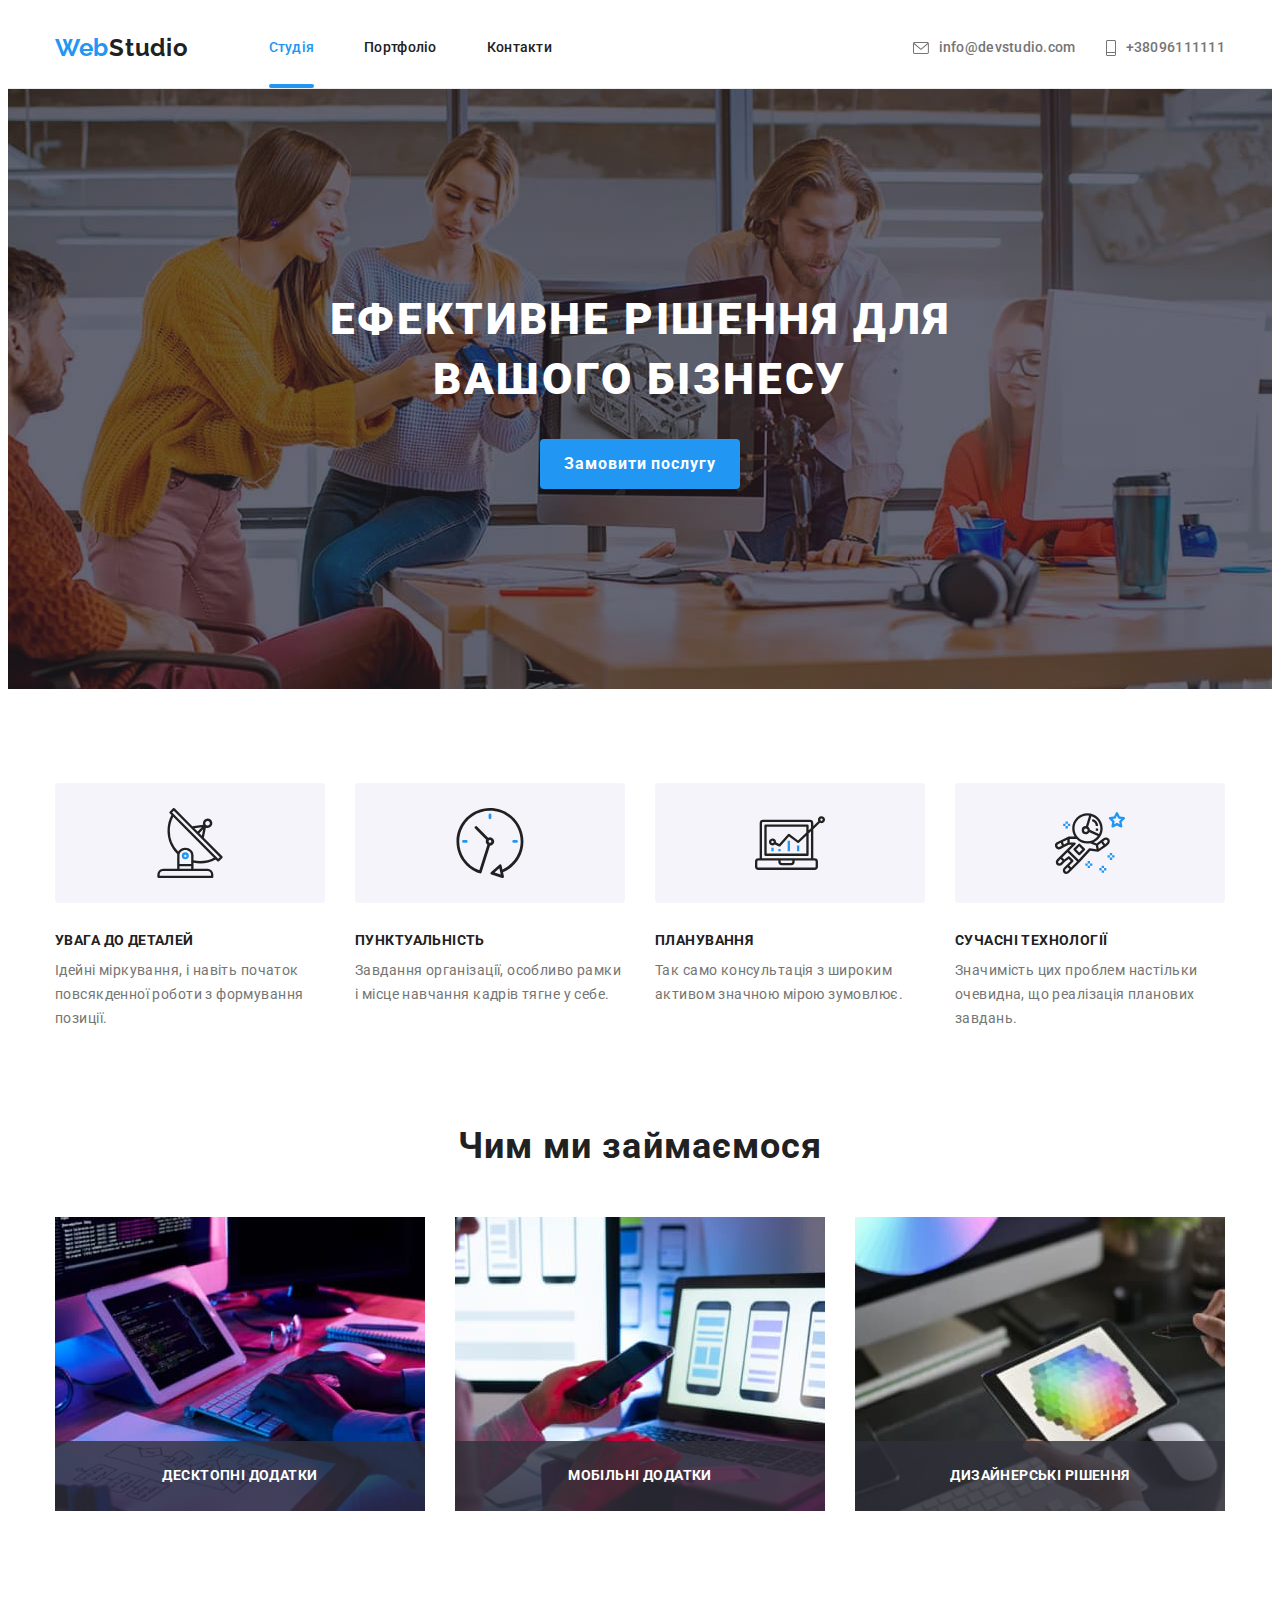
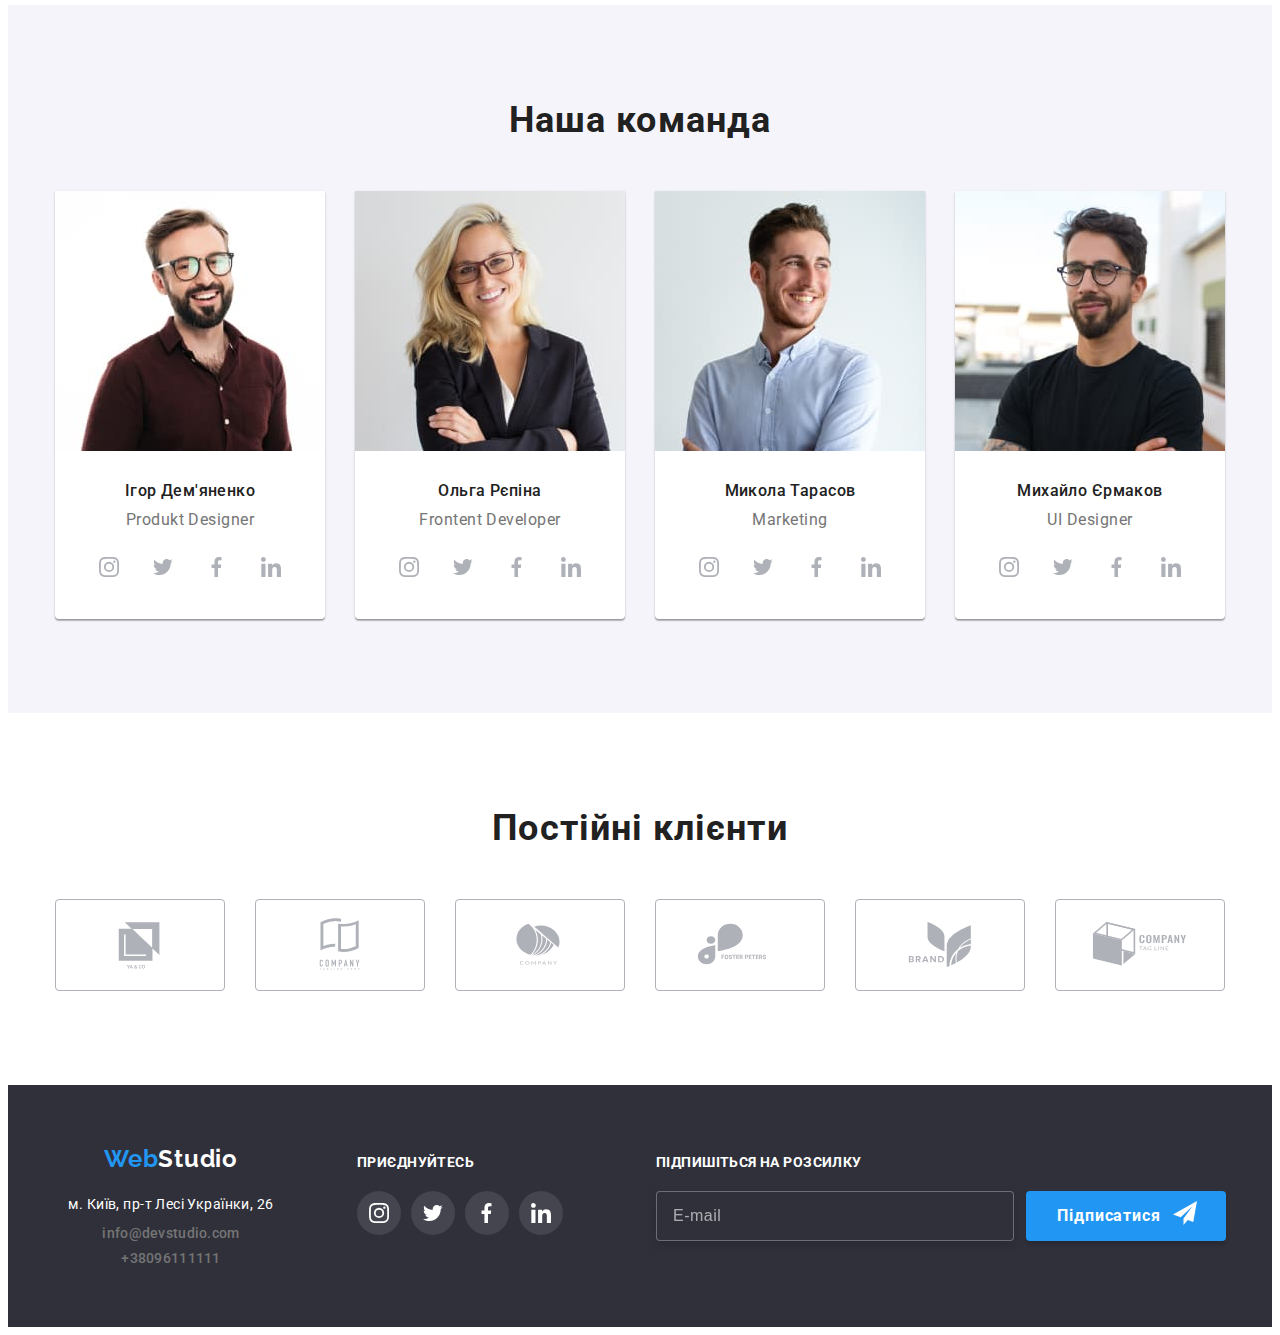
<file: index.html>
<!DOCTYPE html>
<html lang="uk">
  <head>
    <meta charset="UTF-8" />
    <meta http-equiv="X-UA-Compatible" content="IE=edge" />
    <meta name="viewport" content="width=device-width, initial-scale=1.0" />
    <link rel="preconnect" href="https://fonts.googleapis.com" />
    <link rel="preconnect" href="https://fonts.gstatic.com" crossorigin />
    <link
      href="https://fonts.googleapis.com/css2?family=Raleway:wght@700&family=Roboto:wght@400;500;700;900&display=swap"
      rel="stylesheet"
    />
    <title>goit-markup-hw</title>
    <link
      rel="stylesheet"
      href="https://cdnjs.cloudflare.com/ajax/libs/modern-normalize/1.1.0/modern-normalize.min.css"
      integrity="sha512-wpPYUAdjBVSE4KJnH1VR1HeZfpl1ub8YT/NKx4PuQ5NmX2tKuGu6U/JRp5y+Y8XG2tV+wKQpNHVUX03MfMFn9Q=="
      crossorigin="anonymous"
      referrerpolicy="no-referrer"
    />
    <link rel="stylesheet" href="./css/main.min.css" />
  </head>
  <body>
    <header class="header">
      <div class="container header-container">
        <nav class="header-nav">
          <a href="./portpholio.html" class="logo link"
            ><span style="color: #2196f3">Web</span>Studio</a
          >
          <ul class="list header-list">
            <li><a href="./index.html" class="current header-link link hov">Студія</a></li>
            <li><a href="./portpholio.html" class="header-link hov link">Портфоліо</a></li>
            <li><a href="#" class="header-link link hov">Контакти</a></li>
          </ul>
        </nav>
        <div class="header-connect">
          <ul class="list header-list tab-list">
            <li>
              <a href="mailto:info@devstudio.com" class="link tel hov"
                ><svg class="svg-mail">
                  <use href="./img/symbol-defs.svg#mail"></use>
                </svg>
                info@devstudio.com</a
              >
            </li>
            <li>
              <a href="tel:+38096111111" class="link tel hov"
                ><svg class="svg-phone">
                  <use href="./img/symbol-defs.svg#phone"></use></svg
                >+38096111111</a
              >
            </li>
          </ul>
        </div>
        <button type="button" class="menu-open" data-menu-open>
          <svg>
            <use href="./img/symbol-defs.svg#menu" width="40"></use>
          </svg>
        </button>
      </div>
      <div class="mob-menu is-hidden" data-menu>
        <button type="button" class="menu-close" data-menu-close>
          <svg>
            <use href="./img/symbol-defs.svg#close" width="19"></use>
          </svg>
        </button>
        <ul class="mob-nav__list list">
          <li><a href="./index.html" class="mob-nav__link link mob-current">Студія</a></li>
          <li><a href="./portpholio.html" class="mob-nav__link link">Портфоліо</a></li>
          <li><a href="#" class="mob-nav__link link">Контакти</a></li>
        </ul>
        <div>
          <ul class="list">
            <li><a href="tel:+38096111111" class="mob-tel link">+38096111111</a></li>
            <li>
              <a href="mailto:info@devstudio.com" class="mob-mail link">info@devstudio.com</a>
            </li>
          </ul>
          <ul class="mob-soc__list list">
            <li><a href="" class="mob-soc link">Instagram</a><span class="line">|</span></li>
            <li><a href="" class="mob-soc link">Twitter</a><span class="line">|</span></li>
            <li><a href="" class="mob-soc link">Facebook</a><span class="line">|</span></li>
            <li><a href="" class="mob-soc link">Linkedin</a><span class="noline">|</span></li>
          </ul>
        </div>
      </div>
    </header>
    <main>
      <section class="hero overlay">
        <div class="container">
          <h1 class="main-title">Ефективне рішення для вашого бізнесу</h1>
          <button type="button" class="btn" data-modal-open>Замовити послугу</button>
        </div>
      </section>
      <section class="advantage">
        <div class="container">
          <h2 class="visually-hidden">Наші переваги</h2>
          <ul class="list advantage__list">
            <li class="item">
              <div class="advantage__box">
                <svg class="advantage__svg">
                  <use href="./img/symbol-defs.svg#sputnik"></use>
                </svg>
              </div>
              <h3 class="advantage__title">Увага до деталей</h3>
              <p class="advantage__text">
                Ідейні міркування, і навіть початок повсякденної роботи з формування позиції.
              </p>
            </li>
            <li class="item">
              <div class="advantage__box">
                <svg class="advantage__svg">
                  <use href="./img/symbol-defs.svg#watch"></use>
                </svg>
              </div>
              <h3 class="advantage__title">Пунктуальність</h3>
              <p class="advantage__text">
                Завдання організації, особливо рамки і місце навчання кадрів тягне у себе.
              </p>
            </li>
            <li class="item">
              <div class="advantage__box">
                <svg class="advantage__svg">
                  <use href="./img/symbol-defs.svg#laptop"></use>
                </svg>
              </div>
              <h3 class="advantage__title">Планування</h3>
              <p class="advantage__text">
                Так само консультація з широким активом значною мірою зумовлює.
              </p>
            </li>
            <li class="item">
              <div class="advantage__box">
                <svg class="advantage__svg">
                  <use href="./img/symbol-defs.svg#cosmos"></use>
                </svg>
              </div>
              <h3 class="advantage__title">Сучасні технології</h3>
              <p class="advantage__text">
                Значимість цих проблем настільки очевидна, що реалізація планових завдань.
              </p>
            </li>
          </ul>
        </div>
      </section>
      <section class="jobs">
        <div class="container">
          <h2 class="title-main">Чим ми займаємося</h2>
          <ul class="list jobs__list">
            <li class="link-caption">
              <img src="./img/1.jpg" width="370" alt="image1" />
              <p class="caption">десктопні додатки</p>
            </li>
            <li class="link-caption">
              <img src="./img/2.jpg" width="370" alt="image2" />
              <p class="caption">мобільні додатки</p>
            </li>
            <li class="link-caption">
              <img src="./img/3.jpg" width="370" alt="image3" />
              <p class="caption">дизайнерські рішення</p>
            </li>
          </ul>
        </div>
      </section>
      <section class="team">
        <div class="container">
          <h2 class="title-main">Наша команда</h2>
          <ul class="list team__list">
            <li class="team__item">
              <picture>
                <source
                  srcset="./img/igor-desk.jpg 1x, ./img/igor-desk-x2.jpg @2x"
                  media="(min-width: 1200px)"
                />
                <source
                  srcset="./img/igor-tab.jpg 1x, ./img/igor-tab-x2.jpg @2x"
                  media="(min-width: 768px)"
                />
                <source
                  srcset="./img/igor-mob.jpg 1x, ./img/igor-mob-2x.jpg @2x"
                  media="(max-width: 320px)"
                />
                <img src="./img/игорь.jpg" width="450" alt="igor" />
              </picture>

              <div class="person">
                <h3 class="person__title">Ігор Дем'яненко</h3>
                <p class="person__text">Produkt Designer</p>
                <ul class="list social-network__list">
                  <li>
                    <a href="" class="social-network__link">
                      <svg class="social-network__svg">
                        <use href="./img/symbol-defs.svg#instagram-2"></use>
                      </svg>
                    </a>
                  </li>
                  <li>
                    <a href="" class="social-network__link">
                      <svg class="social-network__svg">
                        <use href="./img/symbol-defs.svg#twitter"></use>
                      </svg>
                    </a>
                  </li>
                  <li>
                    <a href="" class="social-network__link">
                      <svg class="social-network__svg">
                        <use href="./img/symbol-defs.svg#facebook"></use>
                      </svg>
                    </a>
                  </li>
                  <li>
                    <a href="" class="social-network__link">
                      <svg class="social-network__svg">
                        <use href="./img/symbol-defs.svg#linkedin"></use>
                      </svg>
                    </a>
                  </li>
                </ul>
              </div>
            </li>
            <li class="team__item">
              <picture>
                <source
                  srcset="./img/olga-desk.jpg 1x, ./img/olga-desk-x2.jpg @2x"
                  media="(min-width: 1200px)"
                />
                <source
                  srcset="./img/olga-tab.jpg 1x, ./img/olga-tab-x2.jpg @2x"
                  media="(min-width: 768px)"
                />
                <source
                  srcset="./img/olga-mob.jpg 1x, ./img/olga-mob-2x.jpg @2x"
                  media="(max-width: 320px)"
                />
                <img src="./img/ольга.jpg" width="450" alt="olga" />
              </picture>

              <div class="person">
                <h3 class="person__title">Ольга Рєпіна</h3>
                <p class="person__text">Frontent Developer</p>

                <ul class="list social-network__list">
                  <li>
                    <a href="" class="social-network__link">
                      <svg class="social-network__svg">
                        <use href="./img/symbol-defs.svg#instagram-2"></use>
                      </svg>
                    </a>
                  </li>
                  <li>
                    <a href="" class="social-network__link">
                      <svg class="social-network__svg">
                        <use href="./img/symbol-defs.svg#twitter"></use>
                      </svg>
                    </a>
                  </li>
                  <li>
                    <a href="" class="social-network__link">
                      <svg class="social-network__svg">
                        <use href="./img/symbol-defs.svg#facebook"></use>
                      </svg>
                    </a>
                  </li>
                  <li>
                    <a href="" class="social-network__link">
                      <svg class="social-network__svg">
                        <use href="./img/symbol-defs.svg#linkedin"></use>
                      </svg>
                    </a>
                  </li>
                </ul>
              </div>
            </li>
            <li class="team__item">
              <picture>
                <source
                  srcset="./img/mykola-desk.jpg 1x, ./img/mykola-desk-x2.jpg @2x"
                  media="(min-width: 1200px)"
                />
                <source
                  srcset="./img/mykola-tab.jpg 1x, ./img/mykola-tab-x2.jpg @2x"
                  media="(min-width: 768px)"
                />
                <source
                  srcset="./img/mykola-mob.jpg 1x, ./img/mykola-mob-2x.jpg @2x"
                  media="(max-width: 320px)"
                />
                <img src="./img/микола.jpg" width="450" alt="mykola" />
              </picture>

              <div class="person">
                <h3 class="person__title">Микола Тарасов</h3>
                <p class="person__text">Marketing</p>

                <ul class="list social-network__list">
                  <li>
                    <a href="" class="social-network__link">
                      <svg class="social-network__svg">
                        <use href="./img/symbol-defs.svg#instagram-2"></use>
                      </svg>
                    </a>
                  </li>
                  <li>
                    <a href="" class="social-network__link">
                      <svg class="social-network__svg">
                        <use href="./img/symbol-defs.svg#twitter"></use>
                      </svg>
                    </a>
                  </li>
                  <li>
                    <a href="" class="social-network__link">
                      <svg class="social-network__svg">
                        <use href="./img/symbol-defs.svg#facebook"></use>
                      </svg>
                    </a>
                  </li>
                  <li>
                    <a href="" class="social-network__link">
                      <svg class="social-network__svg">
                        <use href="./img/symbol-defs.svg#linkedin"></use>
                      </svg>
                    </a>
                  </li>
                </ul>
              </div>
            </li>
            <li class="team__item">
              <picture>
                <source
                  srcset="./img/mykhailo-desk.jpg 1x, ./img/mykhailo-desk-x2.jpg @2x"
                  media="(min-width: 1200px)"
                />
                <source
                  srcset="./img/mykhailo-tab.jpg 1x, ./img/mykhailo-tab-x2.jpg @2x"
                  media="(min-width: 768px)"
                />
                <source
                  srcset="./img/mykhailo-mob.jpg 1x, ./img/mykhailo-mob-2x.jpg @2x"
                  media="(max-width: 320px)"
                />
                <img src="./img/михайло.jpg" width="450" alt="mykhailo" />
              </picture>

              <div class="person">
                <h3 class="person__title">Михайло Єрмаков</h3>
                <p class="person__text">UI Designer</p>

                <ul class="list social-network__list">
                  <li>
                    <a href="" class="social-network__link">
                      <svg class="social-network__svg">
                        <use href="./img/symbol-defs.svg#instagram-2"></use>
                      </svg>
                    </a>
                  </li>
                  <li>
                    <a href="" class="social-network__link">
                      <svg class="social-network__svg">
                        <use href="./img/symbol-defs.svg#twitter"></use>
                      </svg>
                    </a>
                  </li>
                  <li>
                    <a href="" class="social-network__link">
                      <svg class="social-network__svg">
                        <use href="./img/symbol-defs.svg#facebook"></use>
                      </svg>
                    </a>
                  </li>
                  <li>
                    <a href="" class="social-network__link">
                      <svg class="social-network__svg">
                        <use href="./img/symbol-defs.svg#linkedin"></use>
                      </svg>
                    </a>
                  </li>
                </ul>
              </div>
            </li>
          </ul>
        </div>
      </section>
      <section class="logo-company">
        <div class="container">
          <h2 class="logo-company__title title-main">Постійні клієнти</h2>
          <ul class="list logo-company__list">
            <li class="logo-company__item">
              <a href="" class="logo-company__link">
                <svg class="logo-company__svg">
                  <use href="./img/symbol-defs.svg#Logo"></use></svg
              ></a>
            </li>
            <li>
              <a href="" class="logo-company__link">
                <svg class="logo-company__svg">
                  <use href="./img/symbol-defs.svg#Logo-1"></use>
                </svg>
              </a>
            </li>
            <li>
              <a href="" class="logo-company__link">
                <svg class="logo-company__svg">
                  <use href="./img/symbol-defs.svg#Logo-2"></use>
                </svg>
              </a>
            </li>
            <li>
              <a href="" class="logo-company__link">
                <svg class="logo-company__svg">
                  <use href="./img/symbol-defs.svg#Logo-3"></use>
                </svg>
              </a>
            </li>
            <li>
              <a href="" class="logo-company__link">
                <svg class="logo-company__svg">
                  <use href="./img/symbol-defs.svg#Logo-4"></use>
                </svg>
              </a>
            </li>
            <li>
              <a href="" class="logo-company__link">
                <svg class="logo-company__svg">
                  <use href="./img/symbol-defs.svg#Logo-5"></use>
                </svg>
              </a>
            </li>
          </ul>
        </div>
      </section>
    </main>
    <footer class="footer-position">
      <div class="container foot-box">
        <div class="container-foot-adress">
          <div class="foot-adress-box">
            <div class="container-footer-logo">
              <a href="./index.html" class="logo link"
                ><span style="color: #2196f3">Web</span><span style="color: #fff">Studio</span></a
              >
            </div>
            <address class="footer-address">
              <ul class="list link">
                <li class="footer-item">
                  <a
                    href="https://goo.gl/maps/vULrWjoXv9jfUNFcA"
                    target="_blank"
                    rel="noopener noreferrer nofollow"
                    class="link adress foot-contact"
                    >м. Київ, пр-т Лесі Українки, 26</a
                  >
                </li>
                <li class="footer-item">
                  <a href="mailto:info@devstudio.com" class="link tel foot-contact"
                    >info@devstudio.com
                  </a>
                </li>
                <li class="footer-item">
                  <a href="tel:+38096111111" class="link tel foot-contact">+38096111111</a>
                </li>
              </ul>
            </address>
          </div>
          <div class="social-network-box">
            <h3 class="last-title last-connect">приєднуйтесь</h3>
            <ul class="list social-foot__list">
              <li>
                <a href="" class="social-foot__link">
                  <svg class="social-foot__svg">
                    <use href="./img/symbol-defs.svg#instagram-2"></use>
                  </svg>
                </a>
              </li>
              <li>
                <a href="" class="social-foot__link">
                  <svg class="social-foot__svg">
                    <use href="./img/symbol-defs.svg#twitter"></use>
                  </svg>
                </a>
              </li>
              <li>
                <a href="" class="social-foot__link">
                  <svg class="social-foot__svg">
                    <use href="./img/symbol-defs.svg#facebook"></use>
                  </svg>
                </a>
              </li>
              <li>
                <a href="" class="social-foot__link">
                  <svg class="social-foot__svg">
                    <use href="./img/symbol-defs.svg#linkedin"></use>
                  </svg>
                </a>
              </li>
            </ul>
          </div>
        </div>
        <div class="mailing-list">
          <p class="last-title last-sign">підпишіться на розсилку</p>
          <form class="mailing-form">
            <input type="email" name="email" class="mailing-input" placeholder="E-mail" />
            <button type="submit" class="mailing-list-btn">
              Підписатися<svg class="mailing-icon">
                <use href="./img/symbol-defs.svg#telegram" width="24" , height="24"></use>
              </svg>
            </button>
          </form>
        </div>
      </div>
    </footer>
    <div class="backdrop is-hidden" data-modal>
      <div class="modal">
        <button class="close-btn" data-modal-close>
          <svg class="icon-close">
            <use href="./img/symbol-defs.svg#close"></use>
          </svg>
        </button>
        <p class="modal-title">Залиште свої дані, ми вам передзвонимо</p>
        <form class="modal-box">
          <label class="input-label"
            ><p class="modal-name">Ім'я</p>
            <div class="input-wrap">
              <input type="text" name="user-name" class="modal-input" required />
              <svg class="modal-input-icon">
                <use href="./img/symbol-defs.svg#person-black"></use>
              </svg>
            </div>
          </label>
          <label class="input-label"
            ><p class="modal-name">Телефон</p>
            <div class="input-wrap">
              <input type="tel" name="user-phone" class="modal-input" required />
              <svg class="modal-input-icon">
                <use href="./img/symbol-defs.svg#phone-black"></use>
              </svg>
            </div>
          </label>
          <label class="input-label"
            ><p class="modal-name">Пошта</p>
            <div class="input-wrap">
              <input type="email" name="user-email" class="modal-input" required />
              <svg class="modal-input-icon">
                <use href="./img/symbol-defs.svg#email-black"></use>
              </svg>
            </div>
          </label>
          <label class="input-label"
            ><p class="modal-name">Коментар</p>
            <textarea
              class="modal-textarea"
              name="Коментар"
              id=""
              placeholder="Введіть текст"
            ></textarea>
          </label>
          <label class="label">
            <input type="checkbox" class="checkbox" required />
            <span class="icon"></span>
            <p class="modal-text">Погоджуюся з розсилкою та приймаю</p>
            <a href="#" class="modal-link">Умови договору.</a>
          </label>
          <button type="submit" class="modal-btn">Відправити</button>
        </form>
      </div>
    </div>
    <script src="./js/modal.js"></script>
    <script src="./js/menu.js"></script>
  </body>
</html>
</file>
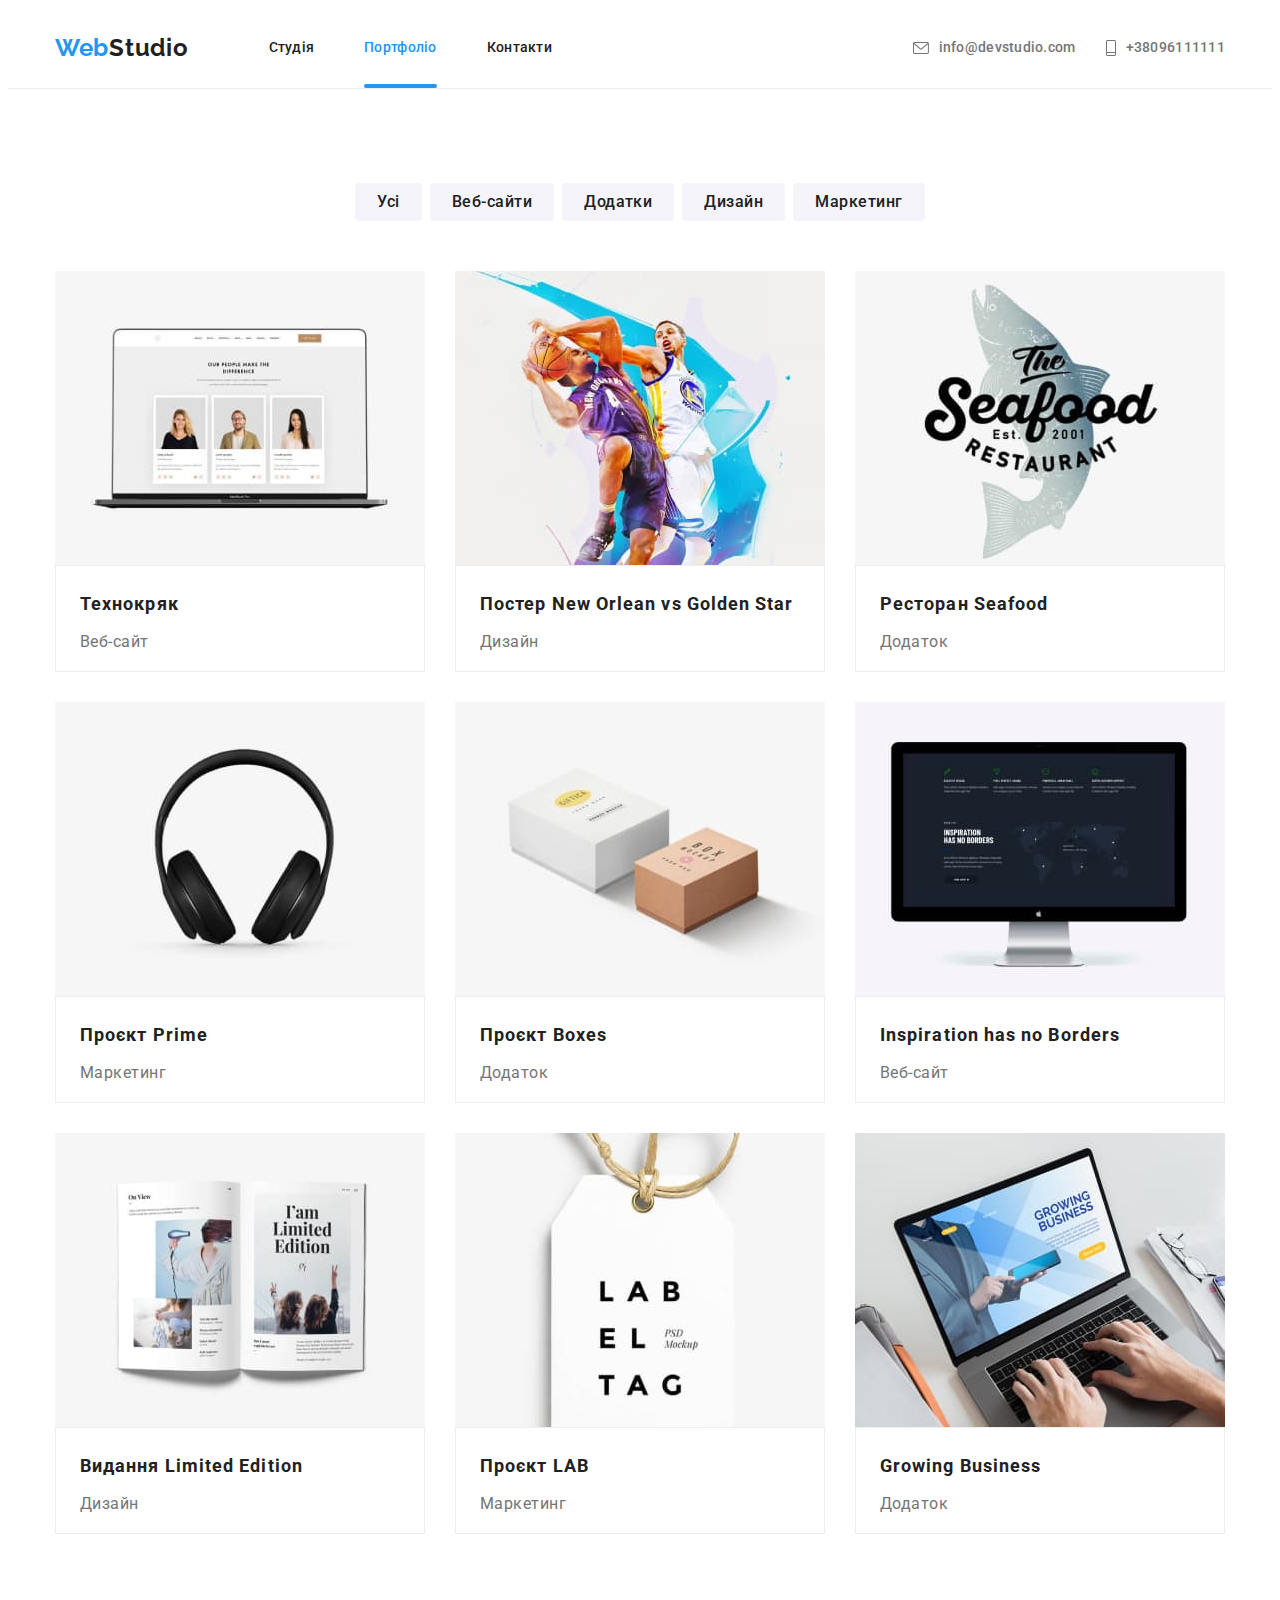
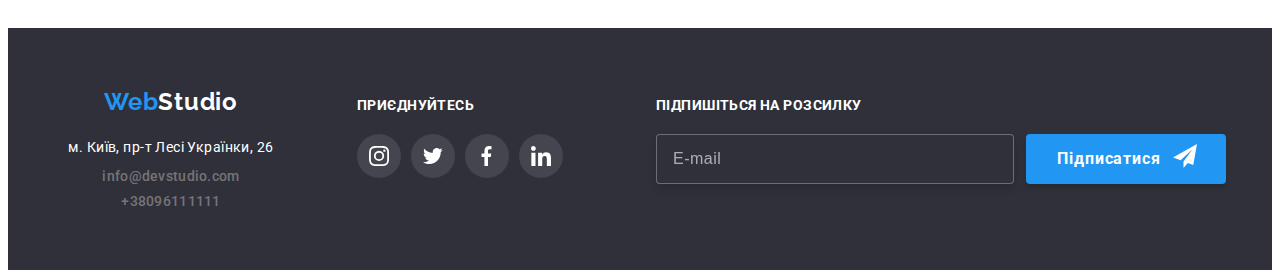
<file: portpholio.html>
<!DOCTYPE html>
<html lang="en">
  <head>
    <meta charset="UTF-8" />
    <meta http-equiv="X-UA-Compatible" content="IE=edge" />
    <meta name="viewport" content="width=device-width, initial-scale=1.0" />
    <link rel="preconnect" href="https://fonts.googleapis.com" />
    <link rel="preconnect" href="https://fonts.gstatic.com" crossorigin />
    <link
      href="https://fonts.googleapis.com/css2?family=Raleway:wght@700&family=Roboto:wght@400;500;700;900&display=swap"
      rel="stylesheet"
    />
    <title>goit-markup-hw</title>
    <link
      rel="stylesheet"
      href="https://cdnjs.cloudflare.com/ajax/libs/modern-normalize/1.1.0/modern-normalize.min.css"
      integrity="sha512-wpPYUAdjBVSE4KJnH1VR1HeZfpl1ub8YT/NKx4PuQ5NmX2tKuGu6U/JRp5y+Y8XG2tV+wKQpNHVUX03MfMFn9Q=="
      crossorigin="anonymous"
      referrerpolicy="no-referrer"
    />
    <link rel="stylesheet" href="./css/main.min.css" />
  </head>
  <body>
    <header class="header">
      <div class="container header-container">
        <nav class="header-nav">
          <a href="./portpholio.html" class="logo link"
            ><span style="color: #2196f3">Web</span>Studio</a
          >
          <ul class="list header-list">
            <li><a href="./index.html" class="header-link link hov">Студія</a></li>
            <li><a href="./portpholio.html" class="current header-link hov link">Портфоліо</a></li>
            <li><a href="#" class="header-link link hov">Контакти</a></li>
          </ul>
        </nav>
        <div class="header-connect">
          <ul class="list header-list tab-list">
            <li>
              <a href="mailto:info@devstudio.com" class="link tel hov"
                ><svg class="svg-mail">
                  <use href="./img/symbol-defs.svg#mail"></use>
                </svg>
                info@devstudio.com</a
              >
            </li>
            <li>
              <a href="tel:+38096111111" class="link tel hov"
                ><svg class="svg-phone">
                  <use href="./img/symbol-defs.svg#phone"></use></svg
                >+38096111111</a
              >
            </li>
          </ul>
        </div>
        <button type="button" class="menu-open" data-menu-open>
          <svg>
            <use href="./img/symbol-defs.svg#menu" width="40"></use>
          </svg>
        </button>
      </div>
      <div class="mob-menu is-hidden" data-menu>
        <button type="button" class="menu-close" data-menu-close>
          <svg>
            <use href="./img/symbol-defs.svg#close" width="19"></use>
          </svg>
        </button>
        <ul class="mob-nav__list list">
          <li><a href="./index.html" class="mob-nav__link link">Студія</a></li>
          <li><a href="./portpholio.html" class="mob-current mob-nav__link link">Портфоліо</a></li>
          <li><a href="#" class="mob-nav__link link">Контакти</a></li>
        </ul>
        <div>
          <ul class="list">
            <li><a href="tel:+38096111111" class="mob-tel link">+38096111111</a></li>
            <li>
              <a href="mailto:info@devstudio.com" class="mob-mail link">info@devstudio.com</a>
            </li>
          </ul>
          <ul class="mob-soc__list list">
            <li><a href="" class="mob-soc link">Instagram</a><span class="line">|</span></li>
            <li><a href="" class="mob-soc link">Twitter</a><span class="line">|</span></li>
            <li><a href="" class="mob-soc link">Facebook</a><span class="line">|</span></li>
            <li><a href="" class="mob-soc link">Linkedin</a><span class="noline">|</span></li>
          </ul>
        </div>
      </div>
    </header>
    <main>
      <section class="main-sect">
        <div class="container">
          <h1 class="visually-hidden">Наші роботи</h1>
          <ul class="list btns-portpholio">
            <li>
              <button type="button" class="nav-btn">Усі</button>
            </li>
            <li>
              <button type="button" class="nav-btn">Веб-сайти</button>
            </li>
            <li>
              <button type="button" class="nav-btn">Додатки</button>
            </li>
            <li>
              <button type="button" class="nav-btn">Дизайн</button>
            </li>
            <li>
              <button type="button" class="nav-btn">Маркетинг</button>
            </li>
          </ul>

          <ul class="list portpholio-list">
            <li class="portpholio-item">
              <a href="./portpholio.html" class="portpholio-link link">
                <div class="thumb-portpholio">
                  <picture>
                    <source
                      srcset="
                        ./img_portpholio/desk/laptop-desk.jpg    1x,
                        ./img_portpholio/desk/laptop-desk-2x.jpg 2x
                      "
                      media="(min-width: 1200px)"
                    />
                    <source
                      srcset="
                        ./img_portpholio/tab/laptop-tab.jpg    1x,
                        ./img_portpholio/tab/laptop-tab-2x.jpg 2x
                      "
                      media="(min-width: 768px)"
                    />
                    <source
                      srcset="
                        ./img_portpholio/mob/laptop-mob.jpg    1x,
                        ./img_portpholio/mob/laptop-mob-2x.jpg 2x
                      "
                      media="(min-width: 320px)"
                    />
                    <img src="./img_portpholio/ноутбук.jpg" width="370" alt="ноутбук" />
                  </picture>

                  <p class="thumb-text">
                    Ресурс пропонує комплексні пропозиції з різним рівнем функціоналу та сервісів.
                    Все це дозволить відвідувачу отримати вичерпні відомості про компанію чи
                    приватну особу.
                  </p>
                </div>
                <div class="card-bcg">
                  <h2 class="portfolio-title">Технокряк</h2>
                  <p class="teem-p">Веб-сайт</p>
                </div>
              </a>
            </li>

            <li class="portpholio-item">
              <a href="./portpholio.html" class="portpholio-link link">
                <div class="thumb-portpholio">
                  <picture>
                    <source
                      srcset="
                        ./img_portpholio/desk/bask-desk.jpg    1x,
                        ./img_portpholio/desk/bask-desk-2x.jpg 2x
                      "
                      media="(min-width: 1200px)"
                    />
                    <source
                      srcset="
                        ./img_portpholio/tab/bask-tab.jpg    1x,
                        ./img_portpholio/tab/bask-tab-2x.jpg 2x
                      "
                      media="(min-width: 768px)"
                    />
                    <source
                      srcset="
                        ./img_portpholio/mob/bask-mob.jpg    1x,
                        ./img_portpholio/mob/bask-mob-2x.jpg 2x
                      "
                      media="(min-width: 320px)"
                    />
                    <img src="./img_portpholio/баскетбол.jpg" width="370" alt="баскетбол" />
                  </picture>

                  <p class="thumb-text">
                    Ресурс пропонує комплексні пропозиції з різним рівнем функціоналу та сервісів.
                    Все це дозволить відвідувачу отримати вичерпні відомості про компанію чи
                    приватну особу.
                  </p>
                </div>
                <div class="card-bcg">
                  <h2 class="portfolio-title">Постер New Orlean vs Golden Star</h2>
                  <p class="teem-p">Дизайн</p>
                </div>
              </a>
            </li>

            <li class="portpholio-item">
              <a href="./portpholio.html" class="portpholio-link link">
                <div class="thumb-portpholio">
                  <picture>
                    <source
                      srcset="
                        ./img_portpholio/desk/rest-desk.jpg    1x,
                        ./img_portpholio/desk/rest-desk-2x.jpg 2x
                      "
                      media="(min-width: 1200px)"
                    />
                    <source
                      srcset="
                        ./img_portpholio/tab/rest-tab.jpg    1x,
                        ./img_portpholio/tab/rest-tab-2x.jpg 2x
                      "
                      media="(min-width: 768px)"
                    />
                    <source
                      srcset="
                        ./img_portpholio/mob/rest-mob.jpg    1x,
                        ./img_portpholio/mob/rest-mob-2x.jpg 2x
                      "
                      media="(min-width: 320px)"
                    />
                    <img src="./img_portpholio/риба.jpg" width="370" alt="риба" />
                  </picture>

                  <p class="thumb-text">
                    Ресурс пропонує комплексні пропозиції з різним рівнем функціоналу та сервісів.
                    Все це дозволить відвідувачу отримати вичерпні відомості про компанію чи
                    приватну особу.
                  </p>
                </div>
                <div class="card-bcg">
                  <h2 class="portfolio-title">Ресторан Seafood</h2>
                  <p class="teem-p">Додаток</p>
                </div>
              </a>
            </li>

            <li class="portpholio-item">
              <a href="./portpholio.html" class="portpholio-link link">
                <div class="thumb-portpholio">
                  <picture>
                    <source
                      srcset="
                        ./img_portpholio/desk/speak-desk.jpg    1x,
                        ./img_portpholio/desk/speak-desk-2x.jpg 2x
                      "
                      media="(min-width: 1200px)"
                    />
                    <source
                      srcset="
                        ./img_portpholio/tab/speak-tab.jpg    1x,
                        ./img_portpholio/tab/speak-tab-2x.jpg 2x
                      "
                      media="(min-width: 768px)"
                    />
                    <source
                      srcset="
                        ./img_portpholio/mob/speak-mob.jpg    1x,
                        ./img_portpholio/mob/speak-mob-2x.jpg 2x
                      "
                      media="(min-width: 320px)"
                    />
                    <img src="./img_portpholio/навушники.jpg" width="370" alt="навушники" />
                  </picture>

                  <p class="thumb-text">
                    Ресурс пропонує комплексні пропозиції з різним рівнем функціоналу та сервісів.
                    Все це дозволить відвідувачу отримати вичерпні відомості про компанію чи
                    приватну особу.
                  </p>
                </div>
                <div class="card-bcg">
                  <h2 class="portfolio-title">Проєкт Prime</h2>
                  <p class="teem-p">Маркетинг</p>
                </div>
              </a>
            </li>
            <li class="portpholio-item">
              <a href="./portpholio.html" class="portpholio-link link">
                <div class="thumb-portpholio">
                  <picture>
                    <source
                      srcset="
                        ./img_portpholio/desk/box-desk.jpg    1x,
                        ./img_portpholio/desk/box-desk-2x.jpg 2x
                      "
                      media="(min-width: 1200px)"
                    />
                    <source
                      srcset="
                        ./img_portpholio/tab/box-tab.jpg    1x,
                        ./img_portpholio/tab/box-tab-2x.jpg 2x
                      "
                      media="(min-width: 768px)"
                    />
                    <source
                      srcset="
                        ./img_portpholio/mob/box-mob.jpg    1x,
                        ./img_portpholio/mob/box-mob-2x.jpg 2x
                      "
                      media="(min-width: 320px)"
                    />
                    <img src="./img_portpholio/коробки.jpg" width="370" alt="коробки" />
                  </picture>

                  <p class="thumb-text">
                    Ресурс пропонує комплексні пропозиції з різним рівнем функціоналу та сервісів.
                    Все це дозволить відвідувачу отримати вичерпні відомості про компанію чи
                    приватну особу.
                  </p>
                </div>
                <div class="card-bcg">
                  <h2 class="portfolio-title">Проєкт Boxes</h2>
                  <p class="teem-p">Додаток</p>
                </div>
              </a>
            </li>
            <li class="portpholio-item">
              <a href="./portpholio.html" class="portpholio-link link">
                <div class="thumb-portpholio">
                  <picture>
                    <source
                      srcset="
                        ./img_portpholio/desk/disp-desk.jpg    1x,
                        ./img_portpholio/desk/disp-desk-2x.jpg 2x
                      "
                      media="(min-width: 1200px)"
                    />
                    <source
                      srcset="
                        ./img_portpholio/tab/disp-tab.jpg    1x,
                        ./img_portpholio/tab/disp-tab-2x.jpg 2x
                      "
                      media="(min-width: 768px)"
                    />
                    <source
                      srcset="
                        ./img_portpholio/mob/disp-mob.jpg    1x,
                        ./img_portpholio/mob/disp-mob-2x.jpg 2x
                      "
                      media="(min-width: 320px)"
                    />
                    <img src="./img_portpholio/монітор.jpg" width="370" alt="монітор" />
                  </picture>

                  <p class="thumb-text">
                    Ресурс пропонує комплексні пропозиції з різним рівнем функціоналу та сервісів.
                    Все це дозволить відвідувачу отримати вичерпні відомості про компанію чи
                    приватну особу.
                  </p>
                </div>
                <div class="card-bcg">
                  <h2 class="portfolio-title">Inspiration has no Borders</h2>
                  <p class="teem-p">Веб-сайт</p>
                </div>
              </a>
            </li>
            <li class="portpholio-item">
              <a href="./portpholio.html" class="portpholio-link link">
                <div class="thumb-portpholio">
                  <picture>
                    <source
                      srcset="
                        ./img_portpholio/desk/book-desk.jpg    1x,
                        ./img_portpholio/desk/book-desk-2x.jpg 2x
                      "
                      media="(min-width: 1200px)"
                    />
                    <source
                      srcset="
                        ./img_portpholio/tab/book-tab.jpg    1x,
                        ./img_portpholio/tab/book-tab-2x.jpg 2x
                      "
                      media="(min-width: 768px)"
                    />
                    <source
                      srcset="
                        ./img_portpholio/mob/book-mob.jpg    1x,
                        ./img_portpholio/mob/book-mob-2x.jpg 2x
                      "
                      media="(min-width: 320px)"
                    />
                    <img src="./img_portpholio/книжка.jpg" width="370" alt="книжка" />
                  </picture>

                  <p class="thumb-text">
                    Ресурс пропонує комплексні пропозиції з різним рівнем функціоналу та сервісів.
                    Все це дозволить відвідувачу отримати вичерпні відомості про компанію чи
                    приватну особу.
                  </p>
                </div>
                <div class="card-bcg">
                  <h2 class="portfolio-title">Видання Limited Edition</h2>
                  <p class="teem-p">Дизайн</p>
                </div>
              </a>
            </li>
            <li class="portpholio-item">
              <a href="./portpholio.html" class="portpholio-link link">
                <div class="thumb-portpholio">
                  <picture>
                    <source
                      srcset="
                        ./img_portpholio/desk/stick-desk.jpg    1x,
                        ./img_portpholio/desk/stick-desk-2x.jpg 2x
                      "
                      media="(min-width: 1200px)"
                    />
                    <source
                      srcset="
                        ./img_portpholio/tab/stick-tab.jpg    1x,
                        ./img_portpholio/tab/stick-tab-2x.jpg 2x
                      "
                      media="(min-width: 768px)"
                    />
                    <source
                      srcset="
                        ./img_portpholio/mob/stick-mob.jpg    1x,
                        ./img_portpholio/mob/stick-mob-2x.jpg 2x
                      "
                      media="(min-width: 320px)"
                    />
                    <img src="./img_portpholio/бейджик.jpg" width="370" alt="бейджик" />
                  </picture>

                  <p class="thumb-text">
                    Ресурс пропонує комплексні пропозиції з різним рівнем функціоналу та сервісів.
                    Все це дозволить відвідувачу отримати вичерпні відомості про компанію чи
                    приватну особу.
                  </p>
                </div>
                <div class="card-bcg">
                  <h2 class="portfolio-title">Проєкт LAB</h2>
                  <p class="teem-p">Маркетинг</p>
                </div>
              </a>
            </li>
            <li class="portpholio-item">
              <a href="./portpholio.html" class="portpholio-link link">
                <div class="thumb-portpholio">
                  <picture>
                    <source
                      srcset="
                        ./img_portpholio/desk/busines-desk.jpg    1x,
                        ./img_portpholio/desk/busines-desk-2x.jpg 2x
                      "
                      media="(min-width: 1200px)"
                    />
                    <source
                      srcset="
                        ./img_portpholio/tab/busines-tab.jpg    1x,
                        ./img_portpholio/tab/busines-tab-2x.jpg 2x
                      "
                      media="(min-width: 768px)"
                    />
                    <source
                      srcset="
                        ./img_portpholio/mob/busines-mob.jpg    1x,
                        ./img_portpholio/mob/busines-mob-2x.jpg 2x
                      "
                      media="(min-width: 320px)"
                    />
                    <img src="./img_portpholio/ноутбук_.jpg" width="370" alt="ноутбук" />
                  </picture>

                  <p class="thumb-text">
                    Ресурс пропонує комплексні пропозиції з різним рівнем функціоналу та сервісів.
                    Все це дозволить відвідувачу отримати вичерпні відомості про компанію чи
                    приватну особу.
                  </p>
                </div>
                <div class="card-bcg">
                  <h2 class="portfolio-title">Growing Business</h2>
                  <p class="teem-p">Додаток</p>
                </div>
              </a>
            </li>
          </ul>
        </div>
      </section>
    </main>
    <footer class="footer-position">
      <div class="container foot-box">
        <div class="container-foot-adress">
          <div class="foot-adress-box">
            <div class="container-footer-logo">
              <a href="./index.html" class="logo link"
                ><span style="color: #2196f3">Web</span><span style="color: #fff">Studio</span></a
              >
            </div>
            <address class="footer-address">
              <ul class="list link">
                <li class="footer-item">
                  <a
                    href="https://goo.gl/maps/vULrWjoXv9jfUNFcA"
                    target="_blank"
                    rel="noopener noreferrer nofollow"
                    class="link adress foot-contact"
                    >м. Київ, пр-т Лесі Українки, 26</a
                  >
                </li>
                <li class="footer-item">
                  <a href="mailto:info@devstudio.com" class="link tel foot-contact"
                    >info@devstudio.com
                  </a>
                </li>
                <li class="footer-item">
                  <a href="tel:+38096111111" class="link tel foot-contact">+38096111111</a>
                </li>
              </ul>
            </address>
          </div>
          <div class="social-network-box">
            <h3 class="last-title last-connect">приєднуйтесь</h3>
            <ul class="list social-foot__list">
              <li>
                <a href="" class="social-foot__link">
                  <svg class="social-foot__svg">
                    <use href="./img/symbol-defs.svg#instagram-2"></use>
                  </svg>
                </a>
              </li>
              <li>
                <a href="" class="social-foot__link">
                  <svg class="social-foot__svg">
                    <use href="./img/symbol-defs.svg#twitter"></use>
                  </svg>
                </a>
              </li>
              <li>
                <a href="" class="social-foot__link">
                  <svg class="social-foot__svg">
                    <use href="./img/symbol-defs.svg#facebook"></use>
                  </svg>
                </a>
              </li>
              <li>
                <a href="" class="social-foot__link">
                  <svg class="social-foot__svg">
                    <use href="./img/symbol-defs.svg#linkedin"></use>
                  </svg>
                </a>
              </li>
            </ul>
          </div>
        </div>
        <div class="mailing-list">
          <p class="last-title last-sign">підпишіться на розсилку</p>
          <form class="mailing-form">
            <input type="email" name="email" class="mailing-input" placeholder="E-mail" />
            <button type="submit" class="mailing-list-btn">
              Підписатися<svg class="mailing-icon">
                <use href="./img/symbol-defs.svg#telegram" width="24" , height="24"></use>
              </svg>
            </button>
          </form>
        </div>
      </div>
    </footer>
    <div class="backdrop is-hidden" data-modal>
      <div class="modal">
        <button class="close-btn" data-modal-close>
          <svg class="icon-close">
            <use href="./img/symbol-defs.svg#close"></use>
          </svg>
        </button>
        <p class="modal-title">Залиште свої дані, ми вам передзвонимо</p>
        <form class="modal-box">
          <label class="input-label"
            ><p class="modal-name">Ім'я</p>
            <div class="input-wrap">
              <input type="text" name="user-name" class="modal-input" required />
              <svg class="modal-input-icon">
                <use href="./img/symbol-defs.svg#person-black"></use>
              </svg>
            </div>
          </label>
          <label class="input-label"
            ><p class="modal-name">Телефон</p>
            <div class="input-wrap">
              <input type="tel" name="user-phone" class="modal-input" required />
              <svg class="modal-input-icon">
                <use href="./img/symbol-defs.svg#phone-black"></use>
              </svg>
            </div>
          </label>
          <label class="input-label"
            ><p class="modal-name">Пошта</p>
            <div class="input-wrap">
              <input type="email" name="user-email" class="modal-input" required />
              <svg class="modal-input-icon">
                <use href="./img/symbol-defs.svg#email-black"></use>
              </svg>
            </div>
          </label>
          <label class="input-label"
            ><p class="modal-name">Коментар</p>
            <textarea
              class="modal-textarea"
              name="Коментар"
              id=""
              placeholder="Введіть текст"
            ></textarea>
          </label>
          <label class="label">
            <input type="checkbox" class="checkbox" required />
            <span class="icon"></span>
            <p class="modal-text">Погоджуюся з розсилкою та приймаю</p>
            <a href="#" class="modal-link">Умови договору.</a>
          </label>
          <button type="submit" class="modal-btn">Відправити</button>
        </form>
      </div>
    </div>
    <script src="./js/modal.js"></script>
    <script src="./js/menu.js"></script>
  </body>
</html>
</file>
<file: css/main.min.css>
body{font-family:roboto,sans-serif;font-size:14px;letter-spacing:.03em;color:var(--title-color);background-color:var(--main-bcg-color)}*{box-sizing:border-box}.link:focus,.link:hover{color:var(--blue-color)}p,h1,h2,h3,h4,h5,h6{margin:0}ul,ol{margin:0;padding-left:0}img{display:block;max-width:100%;height:auto}.list{list-style:none}.link{text-decoration:none}.btn{cursor:pointer;font-family:"Roboto";font-weight:700;font-size:16px;line-height:1.9;padding:10px 24px;margin-top:30px;letter-spacing:.06em;box-shadow:0px 4px 4px rgba(0,0,0,.15);border-radius:4px;border:none;background:var(--blue-color);color:var(--main-bcg-color)}.menu-open{padding:0;margin-left:auto;border:none;width:40px;height:40px}@media screen and (min-width: 768px){.menu-open{display:none}}.menu-open>svg{background-color:#fff;width:100%;height:100%}.menu-close{position:absolute;top:21px;right:25px;padding:0;margin-left:auto;border:none;width:19px;height:19px}.menu-close>svg{background-color:#fff;width:100%;height:100%;transition-duration:250ms}.menu-close>svg:hover{fill:#2196f3}.mailing-list-btn{width:200px;height:50px;color:#fff;background:#2196f3;box-shadow:0px 4px 4px rgba(0,0,0,.15);border-radius:4px;font-family:"Roboto";font-style:normal;font-weight:700;font-size:16px;line-height:1.9;letter-spacing:.06em;margin:0 auto;padding-left:28px;padding-right:62px;border-color:rgba(0,0,0,0);position:relative}@media screen and (min-width: 1200px){.mailing-list-btn{width:200px;margin-left:12px;margin-right:0}}.modal-btn{display:block;width:200px;height:50px;background:#188ce8;box-shadow:0px 4px 4px rgba(0,0,0,.15);border-radius:4px;font-weight:700;font-size:16px;line-height:1.9;letter-spacing:.06em;color:#fff;border-color:rgba(0,0,0,0);margin-top:30px;margin-right:auto;margin-left:auto}.nav-btn{font-family:inherit;color:var(--title-color);background:#f5f4fa;cursor:pointer;font-weight:500;font-size:16px;line-height:1.63;text-align:center;letter-spacing:.03em;border:0;border-radius:4px;padding:6px 22px;transition-duration:250ms;transition-timing-function:cubic-bezier(0.4, 0, 0.2, 1);transition-property:background,color,box-shadow}.nav-btn:focus,.nav-btn:hover{background:var(--blue-color);color:var(--main-bcg-color);box-shadow:0px 3px 1px rgba(0,0,0,.1),0px 1px 2px rgba(0,0,0,.08),0px 2px 2px rgba(0,0,0,.12)}.close-btn{position:absolute;top:8px;right:8px;height:30px;width:30px;background:#fff;border-radius:50%;display:flex;align-items:center;justify-content:center;cursor:pointer;border:1px solid rgba(0,0,0,.1);transition-duration:250ms}.close-btn:hover{border:1px solid #2196f3}.container{padding-left:15px;padding-right:15px;margin:0 auto}@media screen and (min-width: 320px){.container{max-width:480px}}@media screen and (min-width: 768px){.container{max-width:768px}}@media screen and (min-width: 1200px){.container{max-width:1200px}}.title-main{font-weight:700;font-size:28px;line-height:1.1785714286;text-align:center;letter-spacing:.03em;color:var(--title-color);margin-bottom:30px}@media screen and (min-width: 1200px){.title-main{margin-bottom:50px;font-size:36px;line-height:1.17}}.advantage{padding-top:60px;padding-bottom:60px}@media screen and (min-width: 1200px){.advantage{padding-top:94px;padding-bottom:94px}}.advantage__list{display:flex;gap:30px}@media screen and (min-width: 320px){.advantage__list{max-width:480px;flex-direction:column}}@media screen and (min-width: 768px){.advantage__list{max-width:768px;display:flex;gap:30px;flex-wrap:wrap;flex-direction:row}}@media screen and (min-width: 1200px){.advantage__list{max-width:1200px;display:flex;gap:30px}}.advantage__box{height:120px;margin-bottom:30px;background:#f5f4fa;border-radius:4px;display:flex;justify-content:center;align-items:center}@media screen and (min-width: 768px){.item{max-width:calc((100% - 30px)/2)}}@media screen and (min-width: 1200px){.item{max-width:calc((100% - 90px)/4)}}.advantage__svg{width:70px;height:70px}.advantage__title{margin-top:0;margin-bottom:10px;font-weight:700;font-size:14px;line-height:1.14;letter-spacing:.03em;text-transform:uppercase;color:var(--title-color)}@media screen and (min-width: 320px){.advantage__title{display:flex;max-width:450px;justify-content:center}}@media screen and (min-width: 768px){.advantage__title{max-width:350px;display:flex;justify-content:start}}@media screen and (min-width: 1200px){.advantage__title{max-width:270px;display:flex;justify-content:start}}.advantage__text{line-height:1.71;color:var(--text-color)}@media screen and (min-width: 480px){.advantage__text{width:450px}}@media screen and (min-width: 768px){.advantage__text{width:354px}}@media screen and (min-width: 1200px){.advantage__text{max-width:270px}}.team{background-color:#f5f4fa;padding-top:60px;padding-bottom:60px}@media screen and (min-width: 1200px){.team{padding-top:94px;padding-bottom:94px}}.team__item{text-align:center;background:#fff;box-shadow:0px 1px 3px rgba(0,0,0,.12),0px 1px 1px rgba(0,0,0,.14),0px 2px 1px rgba(0,0,0,.2);border-radius:0px 0px 4px 4px}@media screen and (min-width: 320px){.team__item{margin-bottom:30px}}@media screen and (min-width: 768px){.team__item{max-width:354px;justify-content:space-between;margin-bottom:0}}@media screen and (min-width: 1200px){.team__item{max-width:270px}}@media screen and (min-width: 768px){.team__list{display:flex;flex-wrap:wrap;gap:30px;width:738px}}@media screen and (min-width: 1200px){.team__list{width:100%;flex-wrap:nowrap}}@media screen and (min-width: 320px){.team__item:last-child{margin-bottom:0}}.person{padding-top:30px;padding-bottom:30px}.person__title{font-weight:500;font-size:16px;line-height:1.19;text-align:center;color:var(--title-color)}.person__text{font-weight:400;font-size:16px;line-height:1.19;text-align:center;letter-spacing:.03em;color:var(--text-color);margin-top:10px}.social-network__list{display:flex;margin-top:16px;gap:10px;justify-content:center;padding-left:0}.social-network__link{width:44px;height:44px;border-radius:50%;display:flex;justify-content:center;align-items:center;color:var(--main-bcg-color);background-color:rgba(255,255,255,.1);transition-property:background-color;transition-duration:250ms;transition-timing-function:cubic-bezier(0.4, 0, 0.2, 1)}.social-network__link:focus,.social-network__link:hover{background-color:#2196f3}.logo-company{padding-top:60px;padding-bottom:60px;margin:0 auto}@media screen and (min-width: 480px){.logo-company{width:480px}}@media screen and (min-width: 768px){.logo-company{width:768px}}@media screen and (min-width: 1200px){.logo-company{padding-top:94px;padding-bottom:94px;width:1200px}}.social-network__svg{width:20px;height:20px;fill:#afb1b8;transition-duration:250ms;transition-timing-function:cubic-bezier(0.4, 0, 0.2, 1)}.social-network__link:hover .social-network__svg,.social-network__link:focus .social-network__svg{fill:#fff}@media screen and (min-width: 480px){.logo-company__title{margin-bottom:30px}}@media screen and (min-width: 768px){.logo-company__title{margin-bottom:30px}}@media screen and (min-width: 1200px){.logo-company__title{margin-bottom:50px}}.logo-company__list{display:flex;gap:30px;flex-wrap:wrap;justify-content:center}.logo-company__svg{width:106px;height:60px;display:flex;fill:currentColor;transition:fill 250ms linear;transition-timing-function:cubic-bezier(0.4, 0, 0.2, 1)}.logo-company-link:hover .logo-company__svg,.logo-company-link:focus .logo-company__svg{fill:#2196f3}.logo-company__link{display:flex;width:170px;height:92px;border:1px solid currentColor;border-radius:4px;color:#afb1b8;justify-content:center;align-items:center;transition-property:color;transition-duration:250ms;transition-timing-function:cubic-bezier(0.4, 0, 0.2, 1)}.logo-company__link:hover,.logo-company__link:focus{color:var(--blue-color)}@media screen and (min-width: 480px){.logo-company__link{width:210px}}@media screen and (min-width: 768px){.logo-company__link{width:226px}}@media screen and (min-width: 1200px){.logo-company__link{width:170px}}.footer-position{background-color:#2f303a;padding-top:60px;padding-bottom:60px}.foot-contact{font-weight:400;font-size:14px;line-height:1.71;letter-spacing:.03em;font-style:normal;display:flex;justify-content:center;color:rgba(255,255,255,.6);transition-duration:250ms;transition-property:color;transition-timing-function:cubic-bezier(0.4, 0, 0.2, 1)}.foot-adress-box{margin:0 auto}@media screen and (min-width: 768px){.foot-adress-box{width:232px;margin-left:0;margin-right:0}}.container-foot-adress{margin:0 auto}@media screen and (min-width: 768px){.container-foot-adress{display:flex;align-items:baseline;gap:160px}}@media screen and (min-width: 1200px){.container-foot-adress{display:flex;align-items:baseline;gap:70px;margin-left:0;margin-right:0}}.container-footer-logo{display:flex;justify-content:center;width:100%;margin-bottom:20px}.footer-address{margin:0 auto}.foot-box{align-items:baseline;display:flex;flex-direction:column}@media screen and (min-width: 768px){.foot-box{display:flex;flex-wrap:wrap}}@media screen and (min-width: 1200px){.foot-box{display:flex;flex-wrap:nowrap;flex-direction:row}}.social-foot__list{display:flex;gap:10px;padding-left:0}.social-foot__link{width:44px;height:44px;border-radius:50%;display:flex;justify-content:center;align-items:center;color:var(--main-bcg-color);background-color:rgba(255,255,255,.1);transition-property:color,background-color;transition-duration:250ms;transition-timing-function:cubic-bezier(0.4, 0, 0.2, 1)}.social-foot__link:focus,.social-foot__link:hover{background-color:#2196f3;color:var(--main-bcg-color)}.social-foot__link:focus .social-foot__svg,.social-foot__link:hover .social-foot__svg{fill:#fff}.social-foot__svg{height:20px;width:20px;fill:currentColor}.footer-item{margin-bottom:9px}.footer-item:last-child{margin-bottom:0}.adress{font-size:14px;line-height:1.71;color:var(--main-bcg-color)}.social-network-box{margin-top:30px;margin-left:auto;margin-right:auto}@media screen and (min-width: 768px){.social-network-box{width:206px;margin-top:0;margin-left:0;margin-right:0}}.last-title{font-weight:700;font-size:14px;line-height:1.14;letter-spacing:.03em;text-transform:uppercase;color:#fff;margin-bottom:20px;display:flex;justify-content:center}@media screen and (min-width: 1200px){.last-title{display:flex;justify-content:flex-start}}@media screen and (min-width: 768px){.last-connect{margin-top:0}}@media screen and (min-width: 1200px){.last-sign{margin-top:0}}.mailing-list{width:100%;margin-top:60px}@media screen and (min-width: 768px){.mailing-list{margin-top:60px}}@media screen and (min-width: 1200px){.mailing-list{width:570px;margin-left:93px;margin-top:0}}.mailing-list>form{display:flex}.mailing-input{height:50px;background:#2f303a;border:1px solid rgba(255,255,255,.3);border-radius:4px;filter:drop-shadow(0px 4px 4px rgba(0, 0, 0, 0.15));padding-left:16px;margin-bottom:20px;font-weight:400;font-size:16px;line-height:1.25;letter-spacing:.03em;color:rgba(255,255,255,.6);outline:rgba(0,0,0,0);transition-property:border-color}@media screen and (min-width: 768px){.mailing-input{max-width:450px;margin-left:150px}}@media screen and (min-width: 1200px){.mailing-input{width:358px;margin-left:0}}.mailing-input:focus{border-color:#2196f3;transition-timing-function:cubic-bezier(0.4, 0, 0.2, 1);transition-duration:250ms}.mailing-input::-moz-placeholder{font-weight:400;font-size:16px;line-height:1.25;letter-spacing:.03em;color:rgba(255,255,255,.6)}.mailing-input:-ms-input-placeholder{font-weight:400;font-size:16px;line-height:1.25;letter-spacing:.03em;color:rgba(255,255,255,.6)}.mailing-input::placeholder{font-weight:400;font-size:16px;line-height:1.25;letter-spacing:.03em;color:rgba(255,255,255,.6)}.mailing-form{display:flex;flex-direction:column;position:relative}@media screen and (min-width: 1200px){.mailing-form{display:flex;flex-direction:row;justify-content:space-between}}.mailing-icon{fill:#fff;width:24px;height:24px;position:absolute;margin-left:12px}.hov:focus,.hov:hover{color:var(--blue-color)}.visually-hidden{position:absolute;width:1px;height:1px;margin:-1px;border:0;padding:0;white-space:nowrap;-webkit-clip-path:inset(100%);clip-path:inset(100%);clip:rect(0 0 0 0);overflow:hidden}.header{border-bottom:1px solid #ececec}.header-list{display:flex;gap:50px;margin-left:80px}@media screen and (max-width: 767px){.header-list{display:none}}@media screen and (min-width: 768px){.tab-list{flex-direction:column;gap:10px}}@media screen and (min-width: 1200px){.tab-list{flex-direction:row;gap:30px}}.mob-menu{width:100%;height:100%;background-color:#fff;padding:48px 40px;top:0;position:fixed;z-index:1;display:flex;flex-direction:column;justify-content:space-between}.mob-nav__list{display:flex;flex-direction:column;gap:32px}.mob-nav__link{color:#212121;font-weight:500;font-size:40px;line-height:1.175;text-align:center;letter-spacing:.02em}.mob-current{color:#2196f3}.mob-mail{font-weight:500;font-size:24px;line-height:1.1666666667;letter-spacing:.02em;color:#757575}.mob-tel{font-weight:500;font-size:34px;line-height:1.1764705882;letter-spacing:.02em;color:#2196f3;display:block;margin-bottom:32px}.mob-soc__list{display:flex;flex-wrap:wrap;margin-top:64px}@media screen and (min-width: 480px){.mob-soc__list{flex-wrap:nowrap}}.mob-soc{font-weight:500;font-size:18px;line-height:1.2222222222;letter-spacing:.02em;color:#2196f3}.line{font-size:22px;margin-left:10px;margin-right:10px;color:rgba(33,33,33,.2)}.noline{font-size:22px;color:rgba(0,0,0,0)}.header-nav{display:flex;align-items:center}.svg-mail{width:16px;height:12px;margin-right:10px;fill:currentColor}.svg-mail:hover{fill:#2196f3}.svg-phone{width:10px;height:16px;margin-right:10px;fill:currentColor}.svg-phone:hover{fill:#2196f3}.header-connect{margin-left:auto}@media screen and (max-width: 767px){.header-connect{display:none}}.header-container{display:flex;align-items:center;height:60px;width:100%}@media screen and (min-width: 768px){.header-container{height:80px}}.logo{font-family:"Raleway";font-weight:700;font-size:24px;line-height:1.1666666667;letter-spacing:.03em;color:var(--title-color)}.header-link{text-decoration:none;font-weight:500;font-size:14px;line-height:1.14;letter-spacing:.02em;padding:32px 0;display:block;color:var(--title-color);transition-duration:250ms;transition-property:color;transition-timing-function:cubic-bezier(0.4, 0, 0.2, 1)}.current{color:var(--blue-color);position:relative}.current::after{content:"";display:inline-block;position:absolute;border-radius:2px;height:4px;width:100%;background:#2196f3;bottom:0;left:0}.header-tel{display:flex;gap:50px}.tel{font-weight:500;font-size:14px;line-height:1.14;letter-spacing:.02em;color:var(--text-color);display:flex;align-items:center;transition-duration:250ms;transition-property:color;transition-timing-function:cubic-bezier(0.4, 0, 0.2, 1)}.adress{font-weight:400;font-size:14px;line-height:1.71;color:var(--main-bcg-color)}.hero{padding-top:118px;padding-bottom:118px;text-align:center;max-width:1600px;height:100%}.overlay{background-color:#2f303a;background-image:linear-gradient(to right, rgba(47, 48, 58, 0.4), rgba(47, 48, 58, 0.4)),url(../img/hero-mob.jpg);background-repeat:no-repeat;background-position:center;background-size:cover;margin:0 auto}@media(min-device-pixel-ratio: 2),(-webkit-min-device-pixel-ratio: 2),(min-resolution: 192dpi),(min-resolution: 2dppx){.overlay{background-image:linear-gradient(to right, rgba(47, 48, 58, 0.4), rgba(47, 48, 58, 0.4)),url(../img/hero-mob-2x.jpg)}}@media screen and (min-width: 768px){.overlay{background-image:linear-gradient(to right, rgba(47, 48, 58, 0.4), rgba(47, 48, 58, 0.4)),url(../img/hero-tab.jpg)}}@media screen and (min-width: 768px)and (min-device-pixel-ratio: 2),screen and (min-width: 768px)and (-webkit-min-device-pixel-ratio: 2),screen and (min-width: 768px)and (min-resolution: 192dpi),screen and (min-width: 768px)and (min-resolution: 2dppx){.overlay{background-image:linear-gradient(to right, rgba(47, 48, 58, 0.4), rgba(47, 48, 58, 0.4)),url(../img/hero-tab-2x.jpg)}}@media screen and (min-width: 1200px){.overlay{background-image:linear-gradient(to right, rgba(47, 48, 58, 0.4), rgba(47, 48, 58, 0.4)),url(../img/hero.jpg);height:600px;padding-top:200px;padding-bottom:200px}}@media screen and (min-width: 1200px)and (min-device-pixel-ratio: 2),screen and (min-width: 1200px)and (-webkit-min-device-pixel-ratio: 2),screen and (min-width: 1200px)and (min-resolution: 192dpi),screen and (min-width: 1200px)and (min-resolution: 2dppx){.overlay{background-image:linear-gradient(to right, rgba(47, 48, 58, 0.4), rgba(47, 48, 58, 0.4)),url(../img/hero-2x.jpg)}}.main-title{margin:0 auto;font-weight:900;font-size:26px;line-height:1.6153846154;text-align:center;letter-spacing:.06em;text-transform:uppercase;color:var(--main-bcg-color)}@media screen and (min-width: 480px){.main-title{margin:0 auto}}@media screen and (min-width: 768px){.main-title{width:370px}}@media screen and (min-width: 1200px){.main-title{font-size:44px;line-height:1.3636363636;width:700px}}.box-btn{text-align:center}.icon-close{height:11px;width:11px}.backdrop{background:rgba(0,0,0,.2);width:100%;height:100%;position:fixed;top:0;left:0;transition:color 250ms linear,visibility 250ms;transition:cubic-bezier(0.4, 0, 0.2, 1)}.is-hidden{opacity:0;visibility:hidden;pointer-events:none;transition-duration:250ms}.modal{position:relative;top:50%;left:50%;transform:translate(-50%, -50%) rotateX(0);background:#fff;box-shadow:0px 1px 3px rgba(0,0,0,.12),0px 1px 1px rgba(0,0,0,.14),0px 2px 1px rgba(0,0,0,.2);border-radius:4px;transition-duration:250ms;transition-timing-function:cubic-bezier(0.4, 0, 0.2, 1);padding:40px;transition-property:transform}@media screen and (max-width: 1199px){.modal{width:95%;max-width:450px;height:95%;max-height:610px;overflow:scroll}}@media screen and (min-width: 768px){.modal{max-width:528px}}.modal-title{font-weight:700;font-size:20px;line-height:1.15;text-align:center;color:var(--title-color);margin-bottom:12px}.modal-input-icon{position:absolute;width:18px;height:18px;left:10px;top:50%;transform:translateY(-50%)}.modal-input:focus+.modal-input-icon{fill:#2196f3;transition-timing-function:cubic-bezier(0.4, 0, 0.2, 1);transition-duration:250ms}.modal-input{width:100%;height:40px;border:1px solid rgba(33,33,33,.2);border-radius:4px;font-weight:400;font-size:16px;line-height:1.17;letter-spacing:.01em;color:#757575;padding-left:42px;outline:rgba(0,0,0,0);transition-property:border-color,fill}.modal-input:focus{border-color:#2196f3;transition-timing-function:cubic-bezier(0.4, 0, 0.2, 1);transition-duration:250ms}.input-wrap{position:relative}.input-label{font-weight:400;font-size:12px;line-height:1.17;letter-spacing:.01em;color:#757575;display:block;margin-bottom:10px}.modal-name{margin-bottom:4px}.modal-textarea{width:100%;height:120px;border:1px solid rgba(33,33,33,.2);border-radius:4px;padding:12px 16px;font-weight:400;font-size:12px;line-height:1.17;letter-spacing:.01em;color:#757575;resize:none;outline:rgba(0,0,0,0);transition-property:border-color;margin-bottom:20px}.modal-textarea :focus{border-color:#2196f3;transition-timing-function:cubic-bezier(0.4, 0, 0.2, 1);transition-duration:250ms}.modal-textarea ::-moz-placeholder{font-weight:400;font-size:12px;line-height:1.17;letter-spacing:.01em;color:rgba(117,117,117,.5)}.modal-textarea :-ms-input-placeholder{font-weight:400;font-size:12px;line-height:1.17;letter-spacing:.01em;color:rgba(117,117,117,.5)}.modal-textarea ::placeholder{font-weight:400;font-size:12px;line-height:1.17;letter-spacing:.01em;color:rgba(117,117,117,.5)}.modal-link{font-family:"Roboto";font-style:normal;font-weight:400;font-size:12px;line-height:1.1666666667;letter-spacing:.03em;color:#2196f3;margin-left:8px}@media screen and (min-width: 768px){.modal-link{font-size:14px;line-height:1.7142857143}}.modal-text{font-family:"Roboto";font-style:normal;font-weight:400;font-size:12px;line-height:1.1666666667;letter-spacing:.03em}@media screen and (min-width: 768px){.modal-text{font-size:14px;line-height:1.7142857143}}.label{display:inline-block;display:flex;justify-content:center;align-items:center}.icon{display:inline-block;width:16px;height:15px;border:2px solid #212121;border-radius:2px;margin-right:7px}.checkbox:checked+.icon{border-color:#2196f3;background-color:#2196f3;background-image:url(../img/icon.svg);background-size:contain;border-radius:2px;background-origin:border-box}.checkbox{position:absolute;-webkit-appearance:none;-moz-appearance:none}.is-hidden .modal{transform:translate(-50%, -50%) rotateX(90deg)}.jobs{padding-bottom:94px}@media screen and (max-width: 1199px){.jobs{display:none}}.link-caption{position:relative}.jobs__list{display:flex;gap:30px;padding-left:0}.caption{font-weight:700;line-height:1.14;text-transform:uppercase;color:#fff;display:flex;justify-content:center;align-items:center;height:70px;width:100%;background:rgba(47,48,58,.8);position:absolute;bottom:0;margin-bottom:0}.main-sect{padding-top:60px;padding-bottom:60px}@media screen and (min-width: 768px){.main-sect{padding-top:94px;padding-bottom:94px}}.btns-portpholio{display:flex;flex-wrap:wrap;gap:8px;margin-bottom:40px}@media screen and (min-width: 768px){.btns-portpholio{justify-content:center;margin-bottom:50px}}.portpholio-list{display:flex;flex-wrap:wrap;margin-left:-30px;margin-top:-30px}.portfolio-title{font-weight:700;font-size:17px;line-height:2;letter-spacing:.06em;color:var(--title-color);margin-bottom:4px}@media screen and (min-width: 1200px){.portfolio-title{font-size:18px}}.portpholio-item{margin-left:30px;margin-top:30px}@media screen and (min-width: 320px){.portpholio-item{flex-basis:auto}}@media screen and (min-width: 768px){.portpholio-item{flex-basis:calc(50% - 30px)}}@media screen and (min-width: 1200px){.portpholio-item{flex-basis:calc(33.3333333333% - 30px)}}.card-bcg{border:1px solid #eee;padding:20px 24px}.thumb-portpholio{position:relative;overflow:hidden}.thumb-text{position:absolute;padding:63px 24px;font-weight:400;font-size:18px;line-height:1.55;background:rgba(33,150,243,.9);color:#fff;transform:translateY(0);transition:transform 250ms linear;transition-property:translateY(-100%)}.portpholio-link:hover .thumb-text,.portpholio-link:focus .thumb-text{transform:translateY(-100%)}.teem-p{font-size:16px;line-height:1.19;letter-spacing:.03em;margin-top:10px;color:var(--text-color)}.portpholio-link{display:block;transition-duration:250ms;transition-property:box-shadow;transition-timing-function:cubic-bezier(0.4, 0, 0.2, 1)}.portpholio-link:hover,.portpholio-link:focus{box-shadow:0px 1px 1px rgba(0,0,0,.12),0px 4px 4px rgba(0,0,0,.06),1px 4px 6px rgba(0,0,0,.16)}.visually-hidden{position:absolute;width:1px;height:1px;margin:-1px;border:0;padding:0;white-space:nowrap;-webkit-clip-path:inset(100%);clip-path:inset(100%);clip:rect(0 0 0 0);overflow:hidden}:root{--blue-color: #2196f3;--title-color: #212121;--text-color: #757575;--main-bcg-color: #ffffff}/*# sourceMappingURL=main.min.css.map */
</file>
